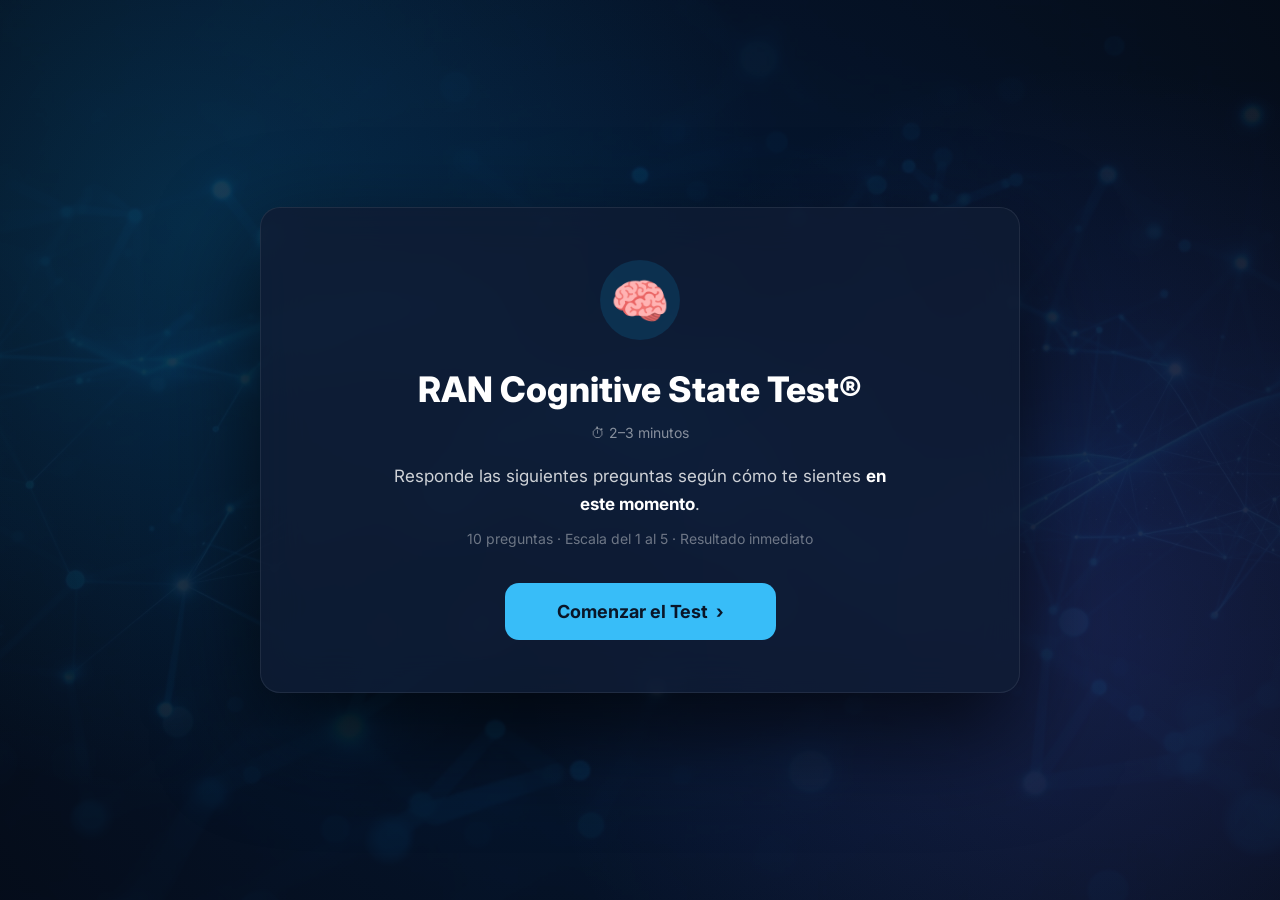
<file: index.html>
<!DOCTYPE html>
<html lang="es">
<head>
  <meta charset="UTF-8">
  <meta name="viewport" content="width=device-width, initial-scale=1.0">
  <title>RAN Cognitive State Test®</title>
  <link rel="stylesheet" href="style.css">
</head>
<body>
<div class="bg-dots"></div>

<!-- START -->
<div class="screen" id="start">
  <div class="card center">
    <div class="brain-icon">🧠</div>
    <h1>RAN Cognitive State Test®</h1>
    <div class="time-badge">⏱ 2–3 minutos</div>
    <p class="sub">Responde las siguientes preguntas según cómo te sientes <strong>en este momento</strong>.</p>
    <p class="meta">10 preguntas · Escala del 1 al 5 · Resultado inmediato</p>
    <button class="cta-main" onclick="startTest()">Comenzar el Test &nbsp;›</button>
  </div>
</div>

<!-- QUIZ -->
<div class="screen hidden" id="quiz">
  <div class="card">
    <div class="quiz-top">
      <div class="progress-wrap">
        <div class="progress-track"><div id="bar"></div></div>
        <span id="step"></span>
      </div>
    </div>
    <div class="category-label" id="catLabel"></div>
    <h2 id="question"></h2>
    <div class="options" id="options">
      <button onclick="selectAnswer(1)" id="btn1"><span class="num">1</span><span class="lbl">Muy bajo</span></button>
      <button onclick="selectAnswer(2)" id="btn2"><span class="num">2</span><span class="lbl">Bajo</span></button>
      <button onclick="selectAnswer(3)" id="btn3"><span class="num">3</span><span class="lbl">Moderado</span></button>
      <button onclick="selectAnswer(4)" id="btn4"><span class="num">4</span><span class="lbl">Alto</span></button>
      <button onclick="selectAnswer(5)" id="btn5"><span class="num">5</span><span class="lbl">Muy alto</span></button>
    </div>
    <div class="nav-row">
      <button class="nav-btn prev" id="prevBtn" onclick="prevQ()">‹ &nbsp;Anterior</button>
      <button class="nav-btn next" id="nextBtn" onclick="nextQ()">Siguiente &nbsp;›</button>
    </div>
  </div>
</div>

<!-- RESULT -->
<div class="screen hidden center" id="result">
  <div class="card center">
    <div class="result-orb" id="resultOrb"></div>
    <p class="result-sup">TU ESTADO COGNITIVO ACTUAL</p>
    <h1 class="result-title" id="resultText"></h1>
    <div class="score-pill"><span id="scoreNum"></span><span class="score-max"> / 50 puntos</span></div>
    <p class="result-desc" id="desc"></p>
    <div class="rec-box">
      <p class="rec-label">RECOMENDACIÓN</p>
      <p id="rec"></p>
    </div>
    <div class="spectrum-wrap">
      <div class="spectrum-labels">
        <span>Saturación</span><span>Fatiga</span><span>Operativo</span><span>Alta claridad</span><span>Estado RAN</span>
      </div>
      <div class="spectrum-bar">
        <div class="spectrum-fill" id="specFill"></div>
        <div class="spectrum-marker" id="specMarker"></div>
      </div>
    </div>
    <div class="result-btns">
      <button class="cta-main" onclick="window.open('https://ran-metodo.netlify.app/', '_blank')">Aprender el Método RAN</button>
      <button class="cta-ghost" onclick="location.reload()">↺ &nbsp;Repetir test</button>
    </div>
  </div>
</div>

<script src="script.js"></script>
</body>
</html>
</file>
<file: style.css>
@import url('https://fonts.googleapis.com/css2?family=Inter:wght@400;500;600;700;800&display=swap');

*, *::before, *::after { box-sizing: border-box; margin: 0; padding: 0; }

body {
  font-family: 'Inter', sans-serif;
  background: #050d1a;
  color: #fff;
  min-height: 100vh;
  display: flex;
  align-items: center;
  justify-content: center;
  overflow-x: hidden;
  background-image: url("imagen-fondo.png");
  background-size: cover;
  background-position: center;
  background-attachment: fixed;
}

.bg-dots {
  position: fixed;
  inset: 0;
  background:
    radial-gradient(circle at 15% 25%, rgba(14,165,233,0.18) 0%, transparent 45%),
    radial-gradient(circle at 85% 70%, rgba(99,102,241,0.18) 0%, transparent 45%),
    radial-gradient(circle at 50% 50%, rgba(6,30,60,0.85) 0%, rgba(5,13,26,0.95) 100%);
  z-index: -1;
}

.screen {
  width: 100%;
  min-height: 100vh;
  display: flex;
  align-items: center;
  justify-content: center;
  padding: 40px 20px;
}
.screen.hidden { display: none; }
.center { text-align: center; }

.card {
  width: 100%;
  max-width: 760px;
  background: rgba(15, 28, 50, 0.82);
  backdrop-filter: blur(20px);
  border: 1px solid rgba(255,255,255,0.08);
  border-radius: 20px;
  padding: 52px 56px;
  box-shadow: 0 40px 100px rgba(0,0,0,0.7);
}

.brain-icon {
  font-size: 48px;
  width: 80px; height: 80px;
  background: rgba(14,165,233,0.15);
  border-radius: 50%;
  display: flex; align-items: center; justify-content: center;
  margin: 0 auto 28px;
}
h1 {
  font-size: 2.2rem;
  font-weight: 800;
  color: #fff;
  line-height: 1.2;
  margin-bottom: 14px;
}
.time-badge {
  font-size: 14px;
  color: rgba(255,255,255,0.5);
  margin-bottom: 22px;
}
.sub {
  font-size: 17px;
  color: rgba(255,255,255,0.8);
  line-height: 1.6;
  max-width: 500px;
  margin: 0 auto 12px;
}
.sub strong { color: #fff; }
.meta {
  font-size: 14px;
  color: rgba(255,255,255,0.4);
  margin-bottom: 36px;
}
.cta-main {
  display: inline-block;
  background: #38bdf8;
  color: #0a1628;
  font-family: 'Inter', sans-serif;
  font-size: 18px;
  font-weight: 700;
  padding: 18px 52px;
  border-radius: 14px;
  border: none;
  cursor: pointer;
  transition: all 0.25s;
}
.cta-main:hover { background: #7dd3fc; transform: translateY(-2px); }

.quiz-top { margin-bottom: 32px; }
.progress-track {
  width: 100%;
  height: 5px;
  background: rgba(255,255,255,0.1);
  border-radius: 10px;
  margin-bottom: 10px;
}
.progress-track #bar {
  height: 100%;
  width: 0%;
  background: #38bdf8;
  border-radius: 10px;
  transition: width 0.4s ease;
}
#step {
  font-size: 13px;
  color: rgba(255,255,255,0.4);
}

/* DESPUÉS */
.category-label {
  display: flex;
  align-items: center;
  gap: 8px;
  font-size: 1.9rem;
  font-weight: 700;
  letter-spacing: 0.04em;
  color: #38bdf8;
  text-transform: uppercase;
  margin-bottom: 12px;
}

h2 {
  font-size: 1.9rem;
  font-weight: 700;
  color: #fff;
  line-height: 1.3;
  margin-bottom: 36px;
}

.options {
  display: flex;
  gap: 12px;
  margin-bottom: 40px;
}
.options button {
  flex: 1;
  padding: 28px 8px;
  border-radius: 14px;
  border: 1.5px solid rgba(255,255,255,0.1);
  background: rgba(255,255,255,0.06);
  color: rgba(255,255,255,0.75);
  font-family: 'Inter', sans-serif;
  cursor: pointer;
  transition: all 0.2s ease;
  display: flex;
  flex-direction: column;
  align-items: center;
  gap: 10px;
}
.options button:hover {
  background: rgba(56,189,248,0.15);
  border-color: rgba(56,189,248,0.4);
  color: #fff;
  transform: translateY(-3px);
}
.options button .num {
  font-size: 2rem;
  font-weight: 700;
  line-height: 1;
  color: inherit;
}
.options button .lbl {
  font-size: 13px;
  font-weight: 500;
  opacity: 0.85;
  color: inherit;
}

.options button.sel-1 { background:#ef4444; border-color:#ef4444; color:#fff; transform:translateY(-3px); box-shadow:0 6px 20px rgba(239,68,68,0.45); }
.options button.sel-2 { background:#f97316; border-color:#f97316; color:#fff; transform:translateY(-3px); box-shadow:0 6px 20px rgba(249,115,22,0.45); }
.options button.sel-3 { background:#eab308; border-color:#eab308; color:#fff; transform:translateY(-3px); box-shadow:0 6px 20px rgba(234,179,8,0.45); }
.options button.sel-4 { background:#22c55e; border-color:#22c55e; color:#fff; transform:translateY(-3px); box-shadow:0 6px 20px rgba(34,197,94,0.45); }
.options button.sel-5 { background:#06b6d4; border-color:#06b6d4; color:#fff; transform:translateY(-3px); box-shadow:0 6px 20px rgba(6,182,212,0.45); }

.nav-row {
  display: flex;
  justify-content: space-between;
  align-items: center;
}
.nav-btn {
  font-family: 'Inter', sans-serif;
  font-size: 15px;
  font-weight: 600;
  padding: 14px 28px;
  border-radius: 12px;
  cursor: pointer;
  transition: all 0.2s;
}
.nav-btn.prev {
  background: transparent;
  border: none;
  color: rgba(255,255,255,0.4);
}
.nav-btn.prev:hover { color: rgba(255,255,255,0.8); }
.nav-btn.next {
  background: rgba(255,255,255,0.1);
  border: 1px solid rgba(255,255,255,0.15);
  color: rgba(255,255,255,0.5);
}
.nav-btn.next.active {
  background: rgba(255,255,255,0.12);
  border-color: rgba(255,255,255,0.2);
  color: #fff;
}
.nav-btn.next.ready {
  background: #38bdf8;
  border-color: #38bdf8;
  color: #0a1628;
}
.nav-btn.next.ready:hover { background: #7dd3fc; }
.nav-btn:disabled { opacity: 0.2; cursor: not-allowed; }

.result-orb {
  width: 72px; height: 72px;
  border-radius: 50%;
  margin: 0 auto 20px;
}
.result-sup {
  font-size: 12px;
  font-weight: 700;
  letter-spacing: 0.12em;
  color: rgba(255,255,255,0.45);
  text-transform: uppercase;
  margin-bottom: 10px;
}
.result-title {
  font-size: 2.6rem;
  font-weight: 800;
  margin-bottom: 16px;
}
.score-pill {
  display: inline-flex;
  align-items: baseline;
  gap: 4px;
  background: rgba(255,255,255,0.1);
  border-radius: 100px;
  padding: 8px 22px;
  margin-bottom: 20px;
  font-size: 1.4rem;
  font-weight: 800;
}
.score-max { font-size: 14px; font-weight: 500; color: rgba(255,255,255,0.5); }
.result-desc {
  font-size: 17px;
  color: rgba(255,255,255,0.8);
  margin-bottom: 28px;
  line-height: 1.6;
}
.rec-box {
  background: rgba(255,255,255,0.06);
  border: 1px solid rgba(255,255,255,0.1);
  border-radius: 14px;
  padding: 22px 28px;
  margin-bottom: 32px;
}
.rec-label {
  font-size: 11px;
  font-weight: 700;
  letter-spacing: 0.12em;
  color: rgba(255,255,255,0.4);
  text-transform: uppercase;
  margin-bottom: 10px;
}
#rec { font-size: 16px; color: rgba(255,255,255,0.85); line-height: 1.6; }

.spectrum-wrap { margin-bottom: 36px; }
.spectrum-labels {
  display: flex;
  justify-content: space-between;
  font-size: 11px;
  color: rgba(255,255,255,0.35);
  margin-bottom: 8px;
}
.spectrum-bar {
  position: relative;
  height: 8px;
  background: rgba(255,255,255,0.08);
  border-radius: 10px;
}
.spectrum-fill {
  height: 100%;
  border-radius: 10px;
  background: linear-gradient(90deg, #38bdf8, #22c55e);
  transition: width 1s ease;
  width: 0%;
}
.spectrum-marker {
  position: absolute;
  top: 50%;
  transform: translate(-50%, -50%);
  width: 16px; height: 16px;
  background: #fff;
  border-radius: 50%;
  box-shadow: 0 0 0 3px rgba(255,255,255,0.3);
  transition: left 1s ease;
  left: 0%;
}

.result-btns {
  display: flex;
  gap: 14px;
  justify-content: center;
  flex-wrap: wrap;
}
.cta-ghost {
  background: rgba(255,255,255,0.08);
  border: 1.5px solid rgba(255,255,255,0.2);
  color: #fff;
  font-family: 'Inter', sans-serif;
  font-size: 16px;
  font-weight: 700;
  padding: 16px 32px;
  border-radius: 14px;
  cursor: pointer;
  transition: all 0.2s;
}
.cta-ghost:hover { background: rgba(255,255,255,0.14); }

@media (max-width: 600px) {
  .card { padding: 32px 18px; }
  h1 { font-size: 1.6rem; }
  h2 { font-size: 1.35rem; }
  .options { gap: 7px; }
  .options button { padding: 20px 4px; border-radius: 12px; }
  .options button .num { font-size: 1.5rem; }
  .options button .lbl { font-size: 10px; }
  .result-title { font-size: 2rem; }
  .spectrum-labels { font-size: 9px; }
  .result-btns { flex-direction: column; }
  .cta-main, .cta-ghost { width: 100%; text-align: center; }
}
</file>
